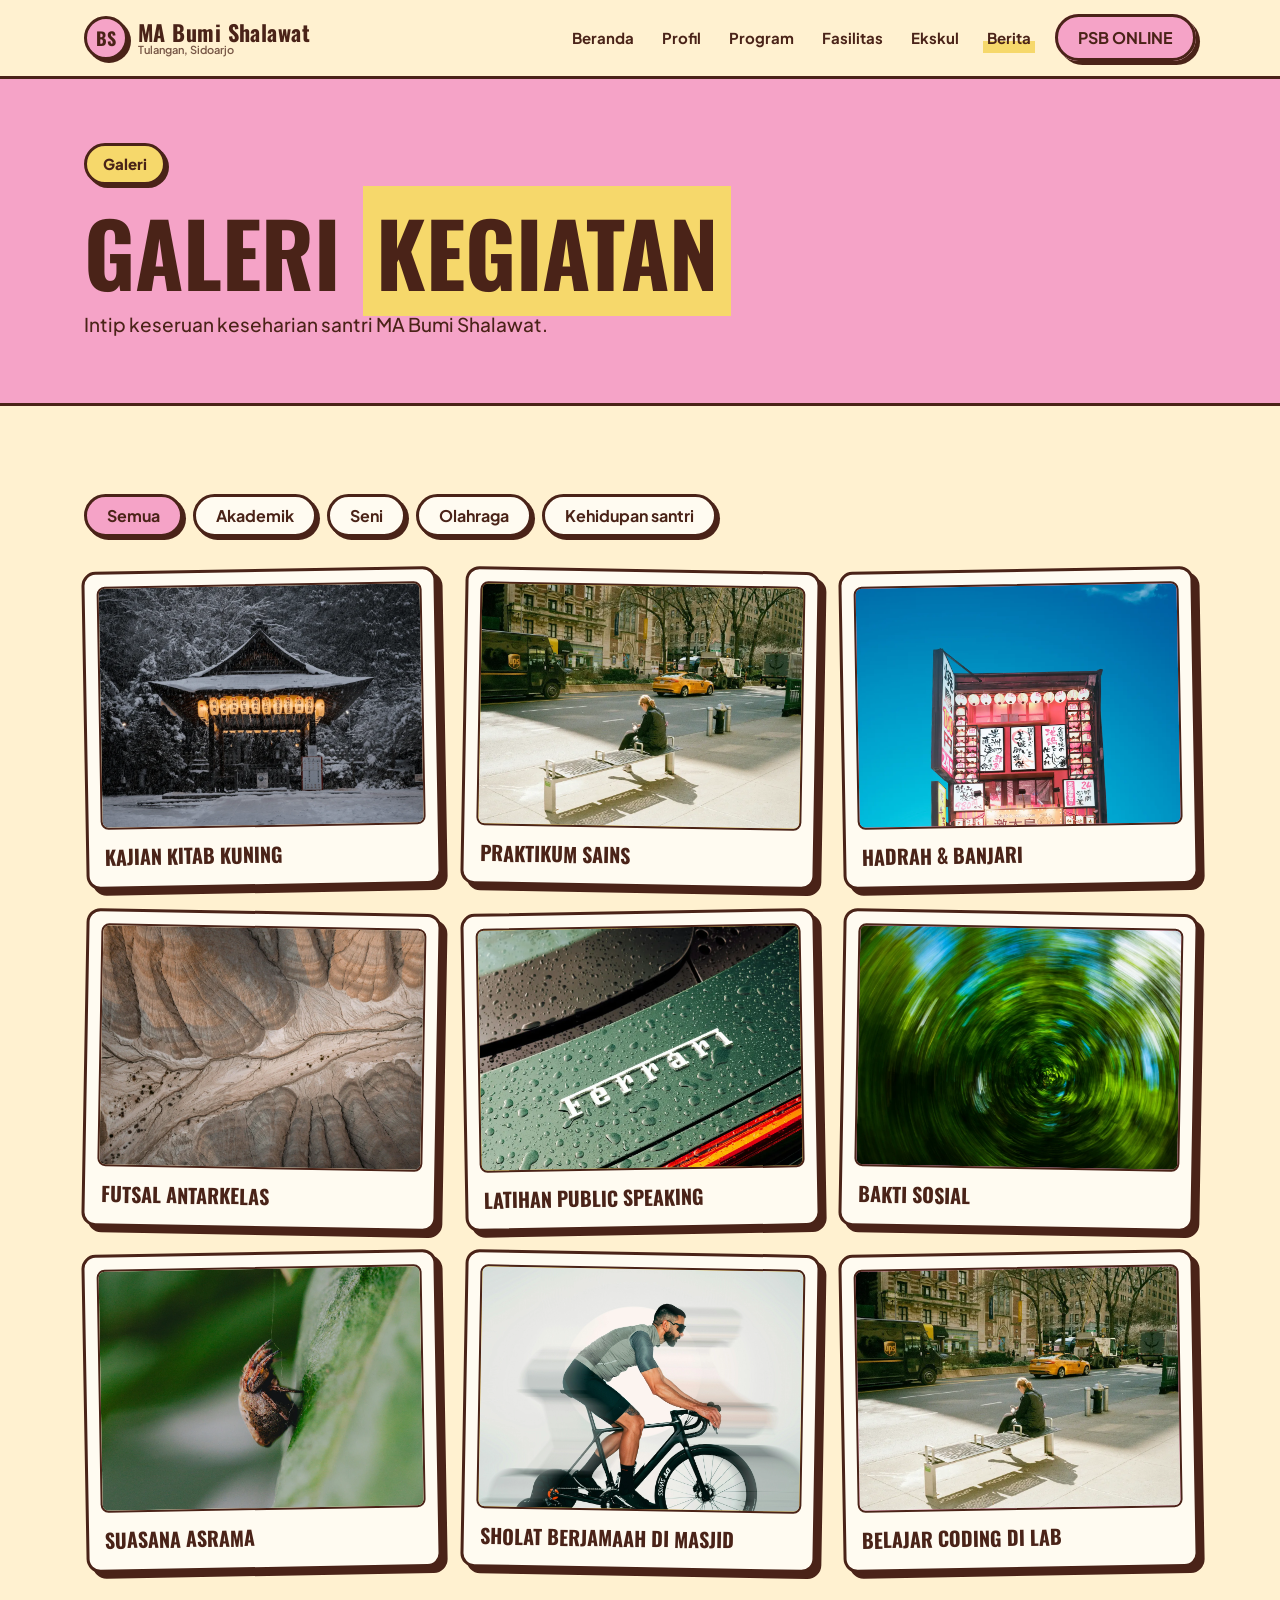
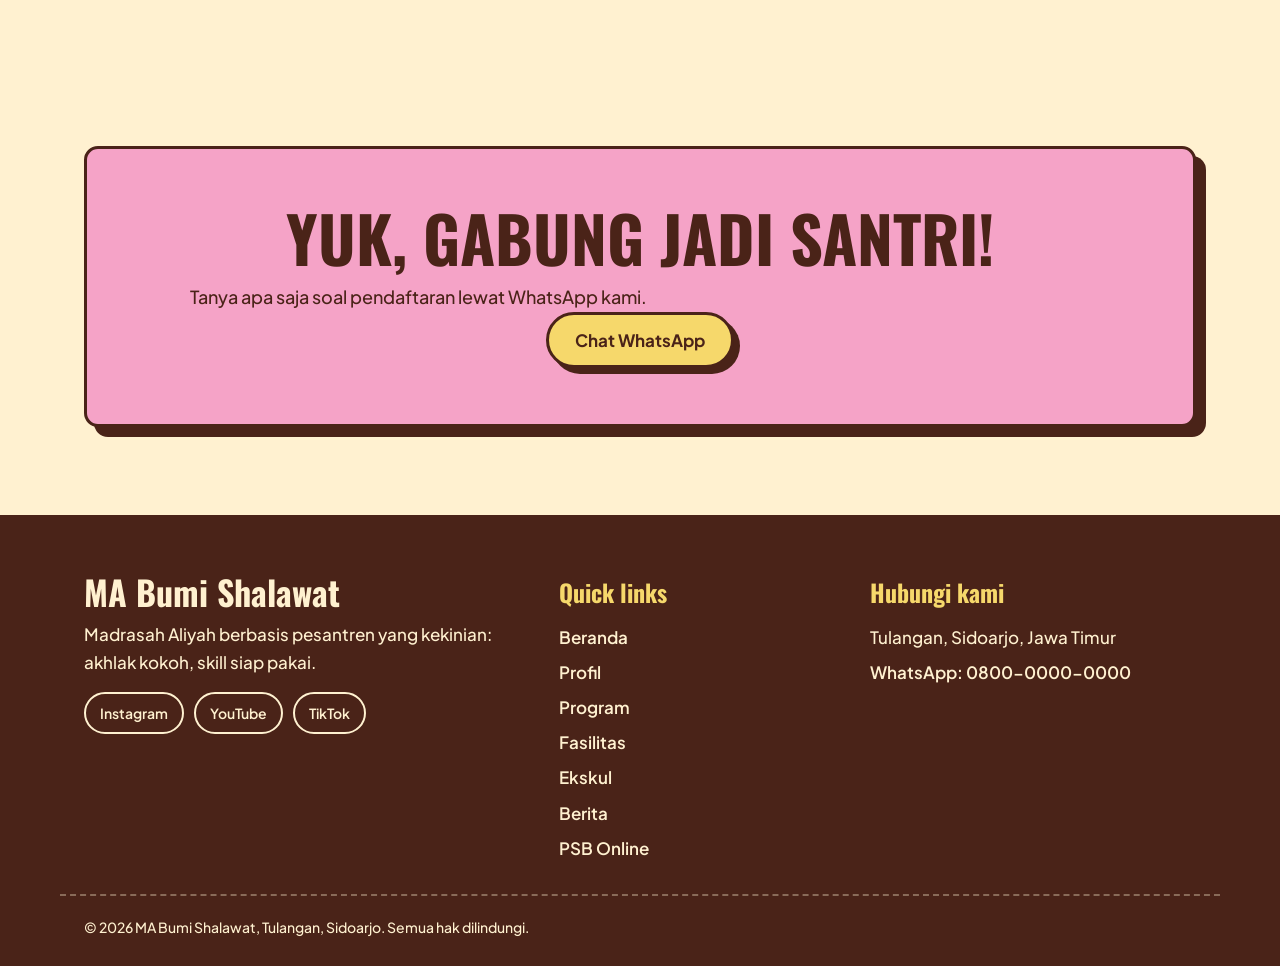
<file: berita.html>
<!doctype html>
<html lang="id">
  <head>
    <meta charset="UTF-8" />
    <meta name="viewport" content="width=device-width, initial-scale=1" />
    <title>Galeri | MA Bumi Shalawat Tulangan Sidoarjo</title>
    <meta name="description" content="Galeri foto kegiatan MA Bumi Shalawat: kajian, riset, seni, olahraga, dan keseharian santri." />
    <link rel="preconnect" href="https://fonts.googleapis.com" />
    <link rel="preconnect" href="https://fonts.gstatic.com" crossorigin />
    <link href="https://fonts.googleapis.com/css2?family=Oswald:wght@500;700&family=Plus+Jakarta+Sans:wght@500;700;800&display=swap" rel="stylesheet" />
    <link rel="stylesheet" href="assets/css/variables.css" />
    <link rel="stylesheet" href="assets/css/navbar.css" />
    <link rel="stylesheet" href="assets/css/footer.css" />
    <link rel="stylesheet" href="assets/css/style.css" />
    <link rel="stylesheet" href="assets/css/responsive.css" />
  </head>
  <body>
    <div id="navbar-placeholder"></div>
    <main>
      <section class="page-header">
        <div class="container">
          <span class="badge">Galeri</span>
          <h1>Galeri <span class="mark">kegiatan</span></h1>
          <p>Intip keseruan keseharian santri MA Bumi Shalawat.</p>
        </div>
      </section>
      <section class="section">
        <div class="container">
          <div class="filters" role="group" aria-label="Filter kategori foto">
            <button type="button" class="filter-btn is-active" data-filter="all" aria-pressed="true">Semua</button><button type="button" class="filter-btn" data-filter="akademik" aria-pressed="false">Akademik</button
            ><button type="button" class="filter-btn" data-filter="seni" aria-pressed="false">Seni</button><button type="button" class="filter-btn" data-filter="olahraga" aria-pressed="false">Olahraga</button
            ><button type="button" class="filter-btn" data-filter="santri" aria-pressed="false">Kehidupan santri</button>
          </div>
          <div class="grid grid-3" id="galeri-grid">
            <div class="shot" data-cat="akademik">
              <div class="shot-img">
                <!-- Foto asli? Ganti nama file di src, contoh: assets/img/foto-kamu.jpg -->
                <img src="assets/img/5.webp" alt="Ilustrasi Kajian kitab kuning" loading="lazy" />
              </div>
              <p class="shot-caption">Kajian kitab kuning</p>
            </div>
            <div class="shot shot--y" data-cat="akademik">
              <div class="shot-img">
                <!-- Foto asli? Ganti nama file di src, contoh: assets/img/foto-kamu.jpg -->
                <img src="assets/img/1.webp" alt="Ilustrasi Praktikum sains" loading="lazy" />
              </div>
              <p class="shot-caption">Praktikum sains</p>
            </div>
            <div class="shot shot--p" data-cat="seni">
              <div class="shot-img">
                <!-- Foto asli? Ganti nama file di src, contoh: assets/img/foto-kamu.jpg -->
                <img src="assets/img/2.webp" alt="Ilustrasi Hadrah &amp; banjari" loading="lazy" />
              </div>
              <p class="shot-caption">Hadrah &amp; banjari</p>
            </div>
            <div class="shot" data-cat="olahraga">
              <div class="shot-img">
                <!-- Foto asli? Ganti nama file di src, contoh: assets/img/foto-kamu.jpg -->
                <img src="assets/img/7.webp" alt="Ilustrasi Futsal antarkelas" loading="lazy" />
              </div>
              <p class="shot-caption">Futsal antarkelas</p>
            </div>
            <div class="shot shot--y" data-cat="akademik">
              <div class="shot-img">
                <!-- Foto asli? Ganti nama file di src, contoh: assets/img/foto-kamu.jpg -->
                <img src="assets/img/6.webp" alt="Ilustrasi Latihan public speaking" loading="lazy" />
              </div>
              <p class="shot-caption">Latihan public speaking</p>
            </div>
            <div class="shot shot--p" data-cat="santri">
              <div class="shot-img">
                <!-- Foto asli? Ganti nama file di src, contoh: assets/img/foto-kamu.jpg -->
                <img src="assets/img/8.webp" alt="Ilustrasi Bakti sosial" loading="lazy" />
              </div>
              <p class="shot-caption">Bakti sosial</p>
            </div>
            <div class="shot" data-cat="santri">
              <div class="shot-img">
                <!-- Foto asli? Ganti nama file di src, contoh: assets/img/foto-kamu.jpg -->
                <img src="assets/img/9.webp" alt="Ilustrasi Suasana asrama" loading="lazy" />
              </div>
              <p class="shot-caption">Suasana asrama</p>
            </div>
            <div class="shot shot--y" data-cat="santri">
              <div class="shot-img">
                <!-- Foto asli? Ganti nama file di src, contoh: assets/img/foto-kamu.jpg -->
                <img src="assets/img/10.webp" alt="Ilustrasi Sholat berjamaah di masjid" loading="lazy" />
              </div>
              <p class="shot-caption">Sholat berjamaah di masjid</p>
            </div>
            <div class="shot shot--p" data-cat="akademik">
              <div class="shot-img">
                <!-- Foto asli? Ganti nama file di src, contoh: assets/img/foto-kamu.jpg -->
                <img src="assets/img/1.webp" alt="Ilustrasi Belajar coding di lab" loading="lazy" />
              </div>
              <p class="shot-caption">Belajar coding di lab</p>
            </div>
          </div>
        </div>
      </section>
      <section class="section">
        <div class="container">
          <div class="card cta-card">
            <h2>Yuk, gabung jadi santri!</h2>
            <p>Tanya apa saja soal pendaftaran lewat WhatsApp kami.</p>
            <a class="btn" href="https://wa.me/6280000000000" target="_blank" rel="noopener">Chat WhatsApp</a>
          </div>
        </div>
      </section>
    </main>
    <div id="footer-placeholder"></div>
    <script src="assets/js/loader.js"></script>
  </body>
</html>
</file>
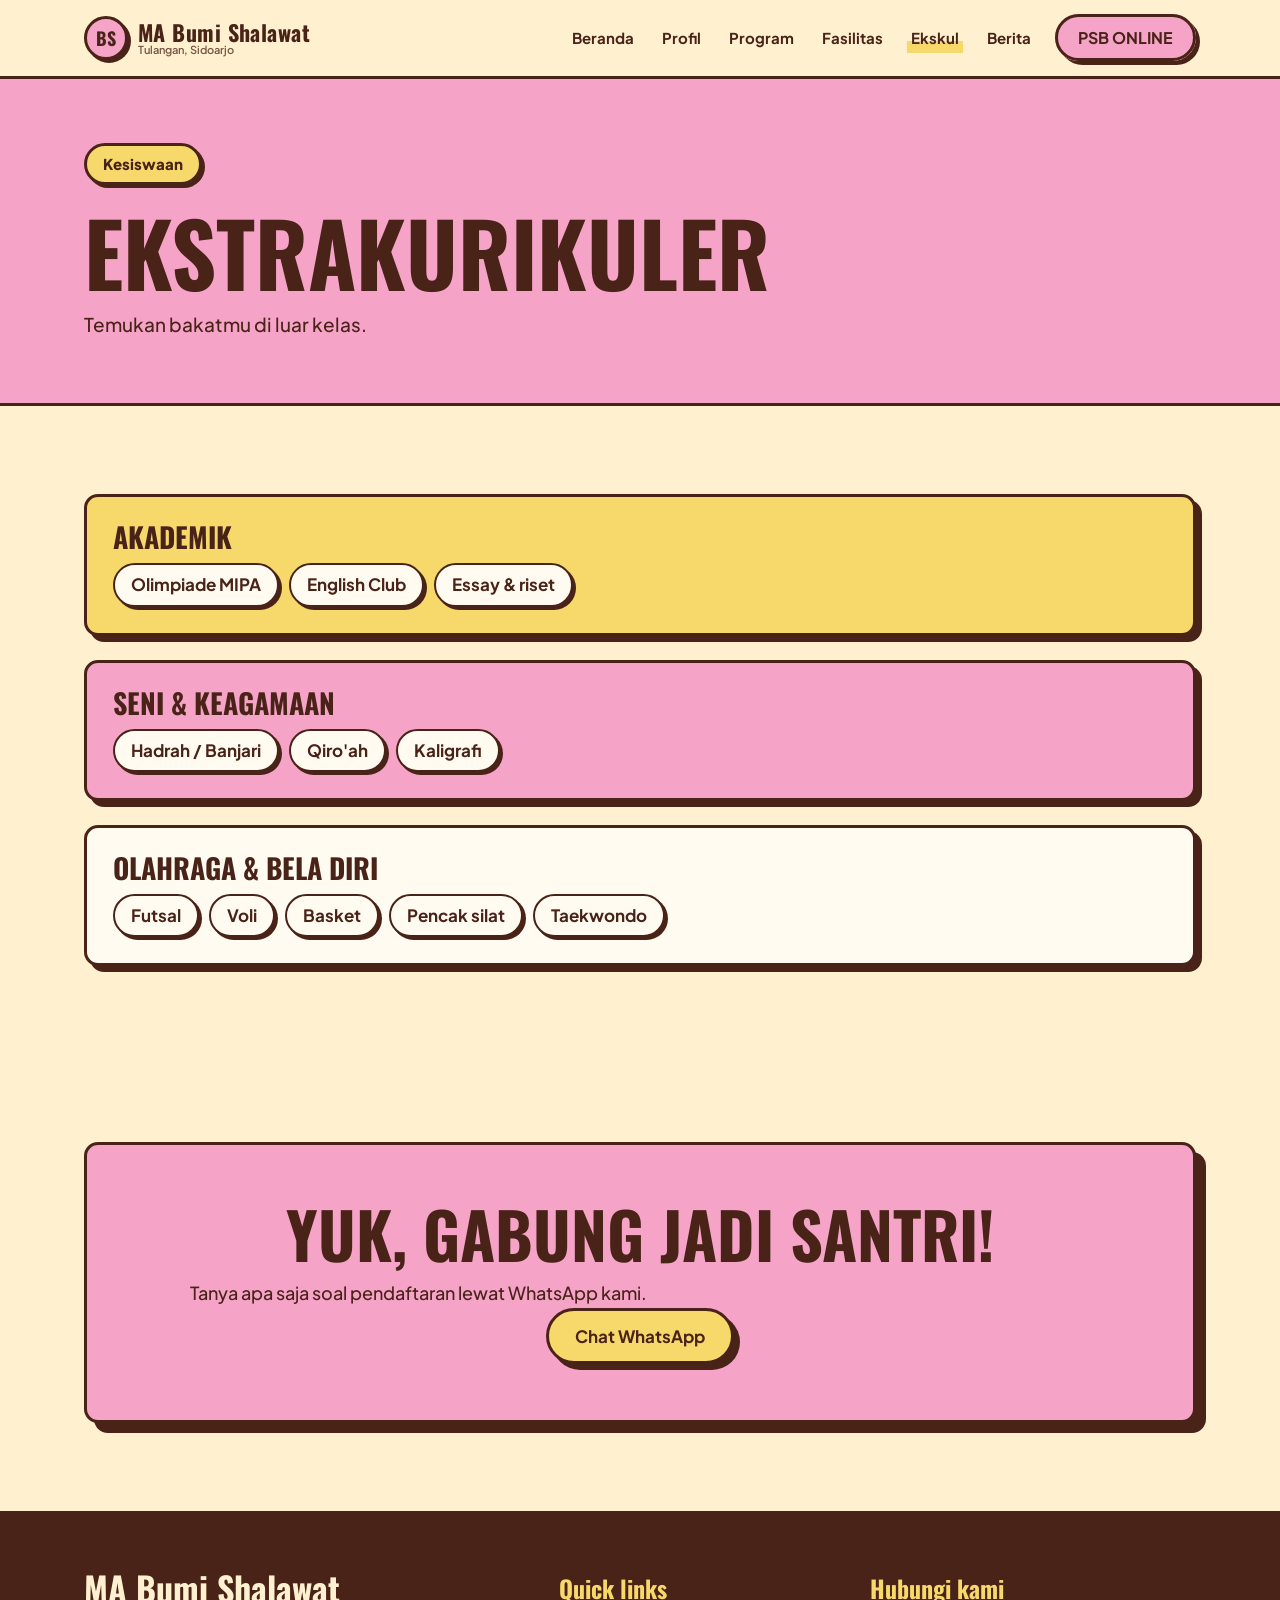
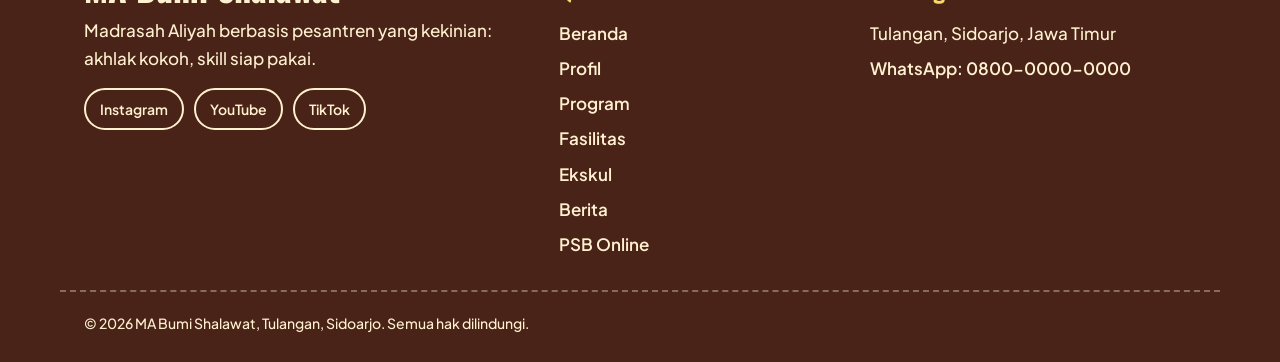
<file: ekskul.html>
<!doctype html>
<html lang="id">
  <head>
    <meta charset="UTF-8" />
    <meta name="viewport" content="width=device-width, initial-scale=1" />
    <title>Ekstrakurikuler | MA Bumi Shalawat Tulangan Sidoarjo</title>
    <meta name="description" content="Ekstrakurikuler MA Bumi Shalawat: akademik, seni keagamaan, olahraga, dan bela diri." />
    <link rel="preconnect" href="https://fonts.googleapis.com" />
    <link rel="preconnect" href="https://fonts.gstatic.com" crossorigin />
    <link href="https://fonts.googleapis.com/css2?family=Oswald:wght@500;700&family=Plus+Jakarta+Sans:wght@500;700;800&display=swap" rel="stylesheet" />
    <link rel="stylesheet" href="assets/css/variables.css" />
    <link rel="stylesheet" href="assets/css/navbar.css" />
    <link rel="stylesheet" href="assets/css/footer.css" />
    <link rel="stylesheet" href="assets/css/style.css" />
    <link rel="stylesheet" href="assets/css/responsive.css" />
  </head>
  <body>
    <div id="navbar-placeholder"></div>
    <main>
      <section class="page-header">
        <div class="container">
          <span class="badge">Kesiswaan</span>
          <h1>Ekstrakurikuler</h1>
          <p>Temukan bakatmu di luar kelas.</p>
        </div>
      </section>
      <section class="section">
        <div class="container">
          <div class="grid grid-1">
            <article class="card card--y">
              <h3>Akademik</h3>
              <div class="chips"><span class="chip">Olimpiade MIPA</span><span class="chip">English Club</span><span class="chip">Essay &amp; riset</span></div>
            </article>
            <article class="card card--p">
              <h3>Seni &amp; keagamaan</h3>
              <div class="chips"><span class="chip">Hadrah / Banjari</span><span class="chip">Qiro'ah</span><span class="chip">Kaligrafi</span></div>
            </article>
            <article class="card">
              <h3>Olahraga &amp; bela diri</h3>
              <div class="chips"><span class="chip">Futsal</span><span class="chip">Voli</span><span class="chip">Basket</span><span class="chip">Pencak silat</span><span class="chip">Taekwondo</span></div>
            </article>
          </div>
        </div>
      </section>
      <section class="section">
        <div class="container">
          <div class="card cta-card">
            <h2>Yuk, gabung jadi santri!</h2>
            <p>Tanya apa saja soal pendaftaran lewat WhatsApp kami.</p>
            <a class="btn" href="https://wa.me/6280000000000" target="_blank" rel="noopener">Chat WhatsApp</a>
          </div>
        </div>
      </section>
    </main>
    <div id="footer-placeholder"></div>
    <script src="assets/js/loader.js"></script>
  </body>
</html>
</file>
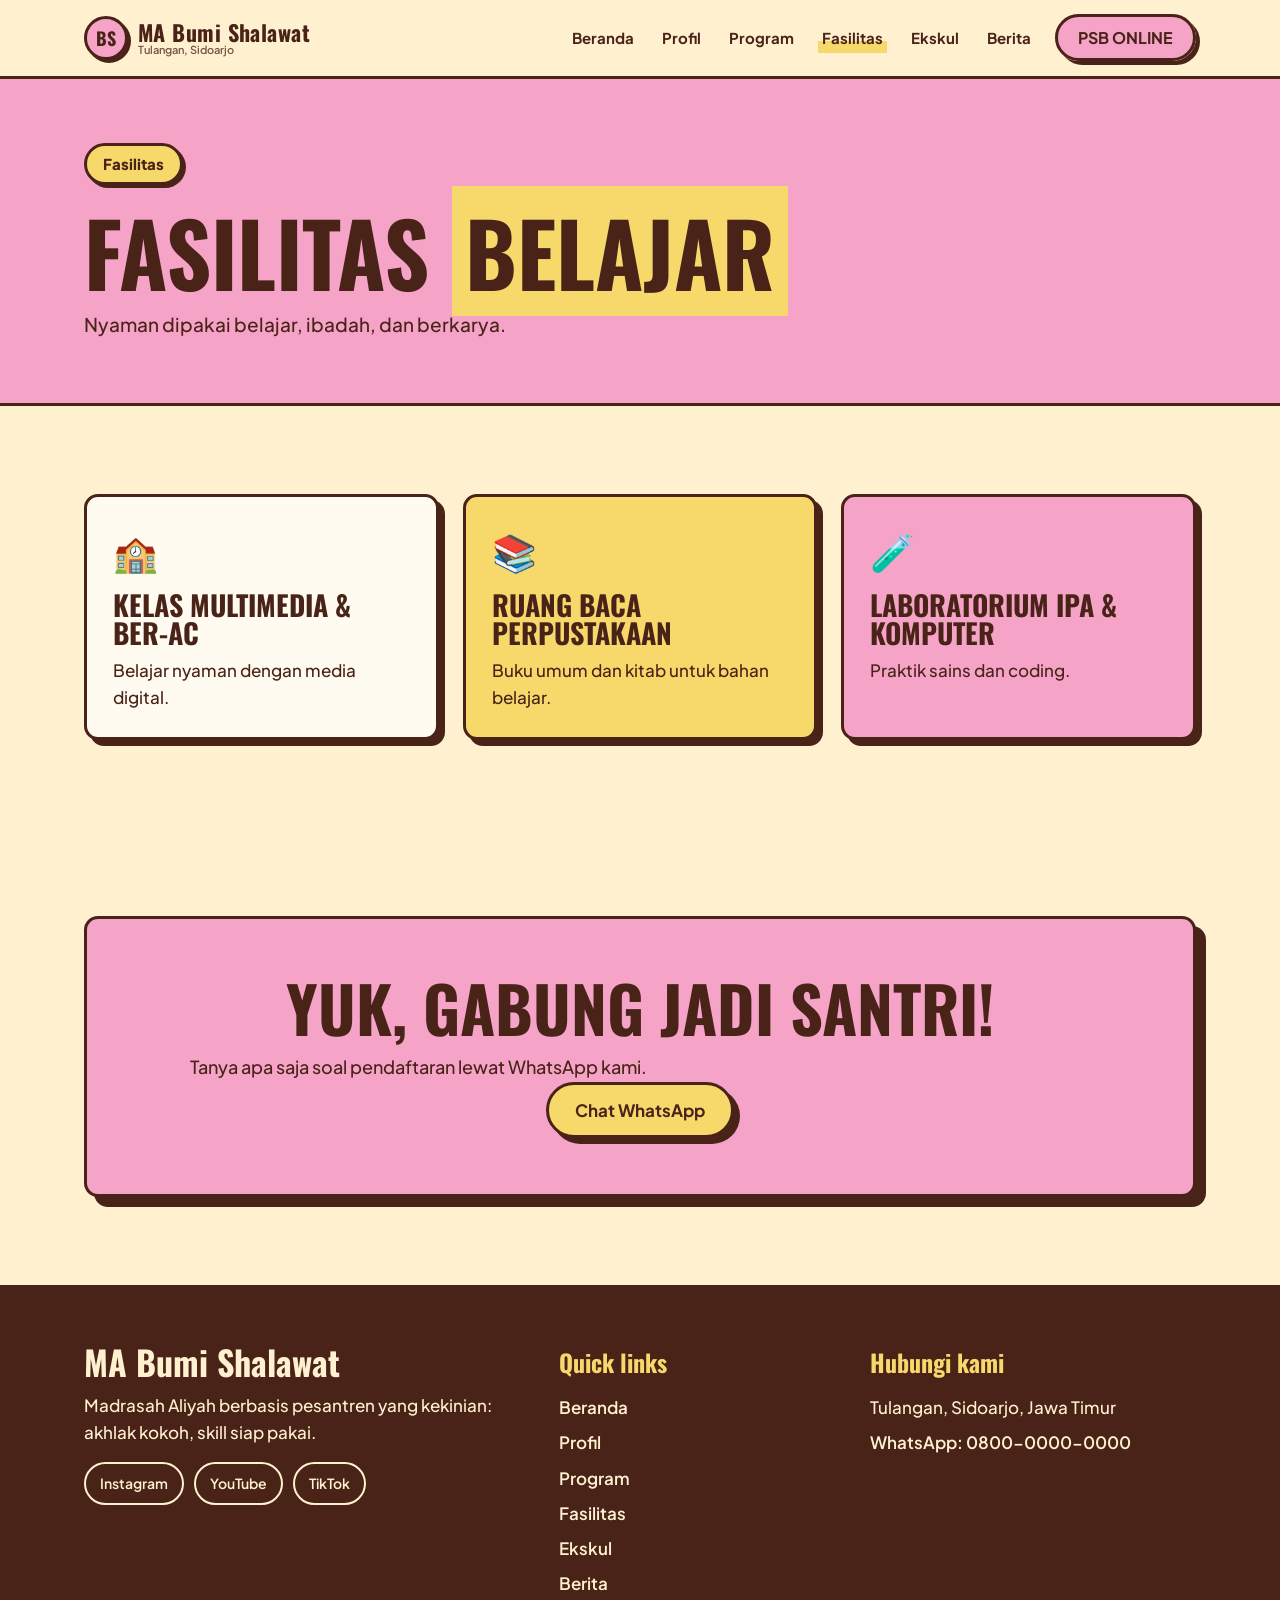
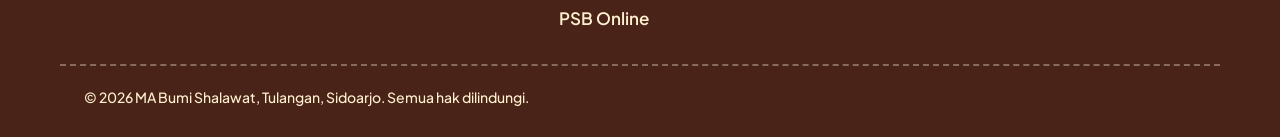
<file: fasilitas.html>
<!doctype html>
<html lang="id">
  <head>
    <meta charset="UTF-8" />
    <meta name="viewport" content="width=device-width, initial-scale=1" />
    <title>Fasilitas | MA Bumi Shalawat Tulangan Sidoarjo</title>
    <meta name="description" content="Fasilitas belajar MA Bumi Shalawat: kelas multimedia, perpustakaan, laboratorium, asrama, dan masjid." />
    <link rel="preconnect" href="https://fonts.googleapis.com" />
    <link rel="preconnect" href="https://fonts.gstatic.com" crossorigin />
    <link href="https://fonts.googleapis.com/css2?family=Oswald:wght@500;700&family=Plus+Jakarta+Sans:wght@500;700;800&display=swap" rel="stylesheet" />
    <link rel="stylesheet" href="assets/css/variables.css" />
    <link rel="stylesheet" href="assets/css/navbar.css" />
    <link rel="stylesheet" href="assets/css/footer.css" />
    <link rel="stylesheet" href="assets/css/style.css" />
    <link rel="stylesheet" href="assets/css/responsive.css" />
  </head>
  <body>
    <div id="navbar-placeholder"></div>
    <main>
      <section class="page-header">
        <div class="container">
          <span class="badge">Fasilitas</span>
          <h1>Fasilitas <span class="mark">belajar</span></h1>
          <p>Nyaman dipakai belajar, ibadah, dan berkarya.</p>
        </div>
      </section>
      <section class="section">
        <div class="container">
          <div class="grid grid-3">
            <article class="card">
              <span class="icon" aria-hidden="true">🏫</span>
              <h3>Kelas multimedia &amp; ber-AC</h3>
              <p>Belajar nyaman dengan media digital.</p>
            </article>
            <article class="card card--y">
              <span class="icon" aria-hidden="true">📚</span>
              <h3>Ruang baca perpustakaan</h3>
              <p>Buku umum dan kitab untuk bahan belajar.</p>
            </article>
            <article class="card card--p">
              <span class="icon" aria-hidden="true">🧪</span>
              <h3>Laboratorium IPA &amp; komputer</h3>
              <p>Praktik sains dan coding.</p>
            </article>
          </div>
        </div>
      </section>
      <section class="section">
        <div class="container">
          <div class="card cta-card">
            <h2>Yuk, gabung jadi santri!</h2>
            <p>Tanya apa saja soal pendaftaran lewat WhatsApp kami.</p>
            <a class="btn" href="https://wa.me/6280000000000" target="_blank" rel="noopener">Chat WhatsApp</a>
          </div>
        </div>
      </section>
    </main>
    <div id="footer-placeholder"></div>
    <script src="assets/js/loader.js"></script>
  </body>
</html>
</file>
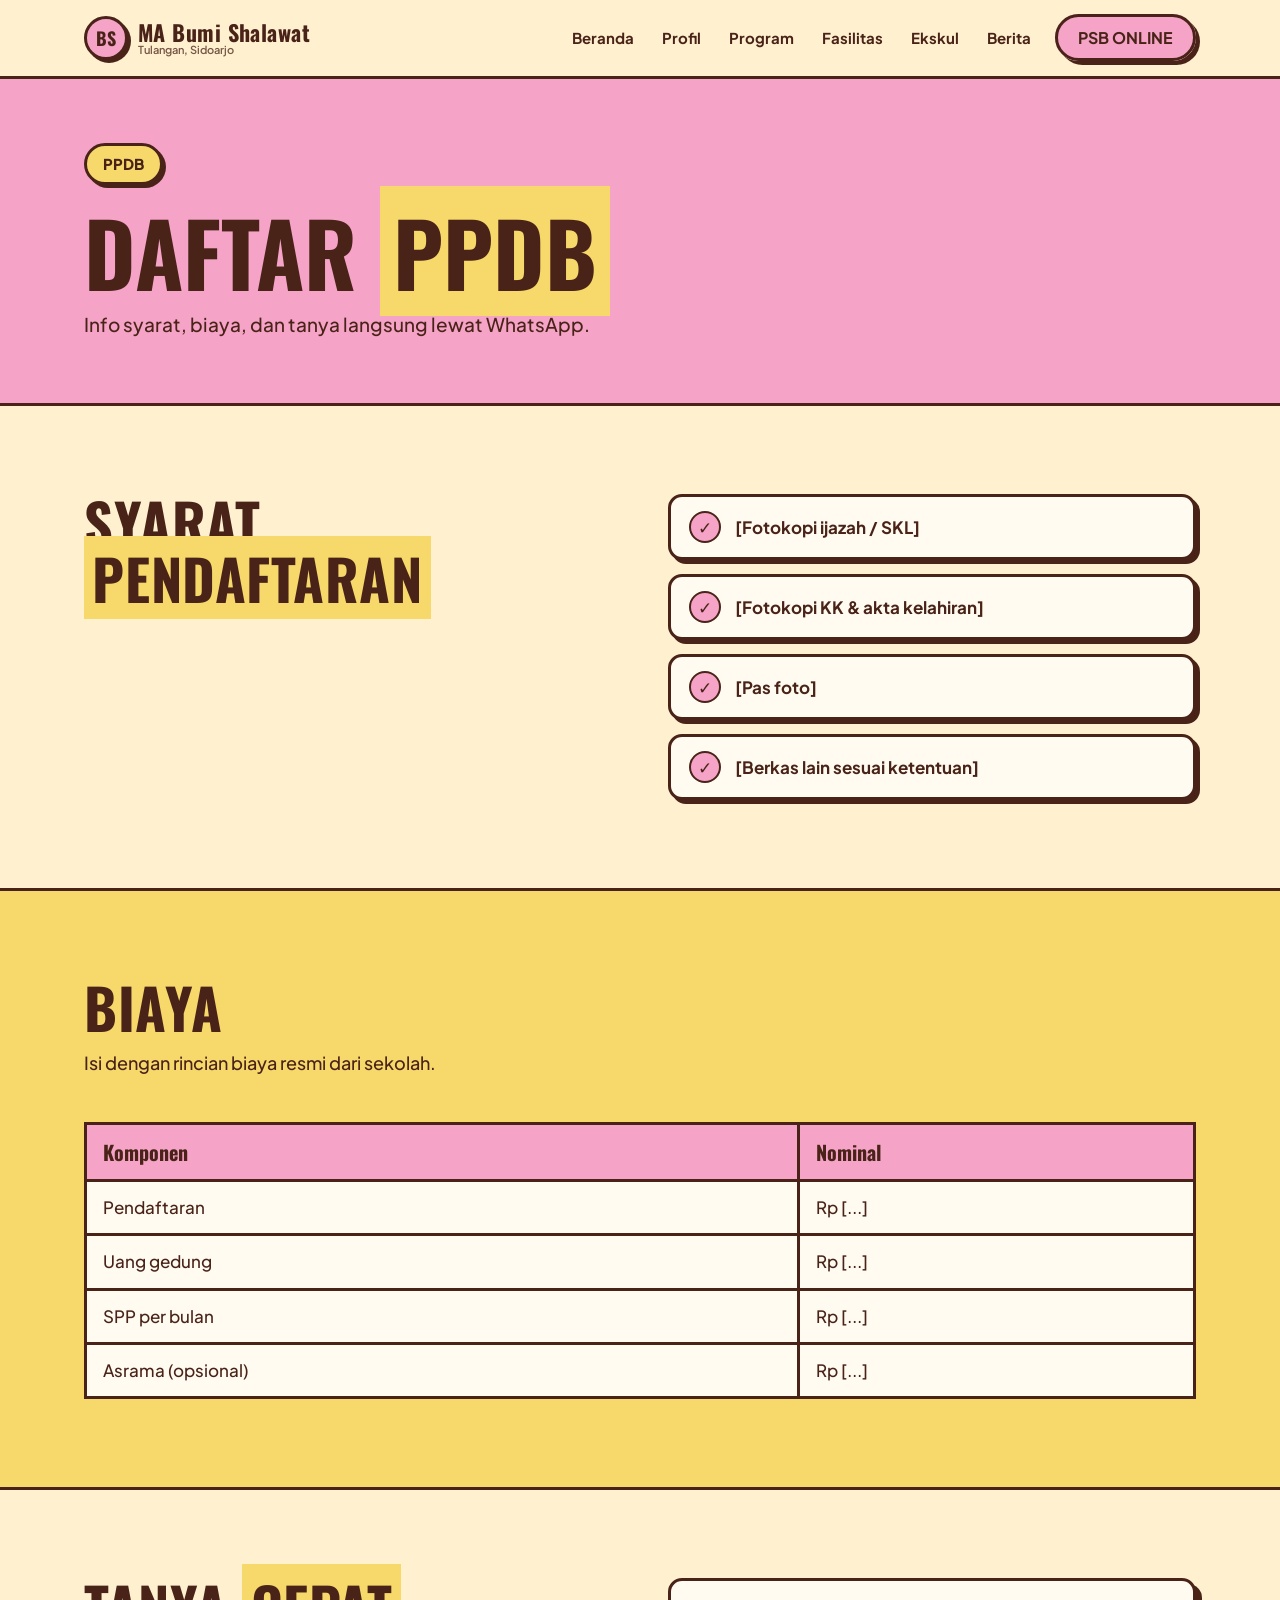
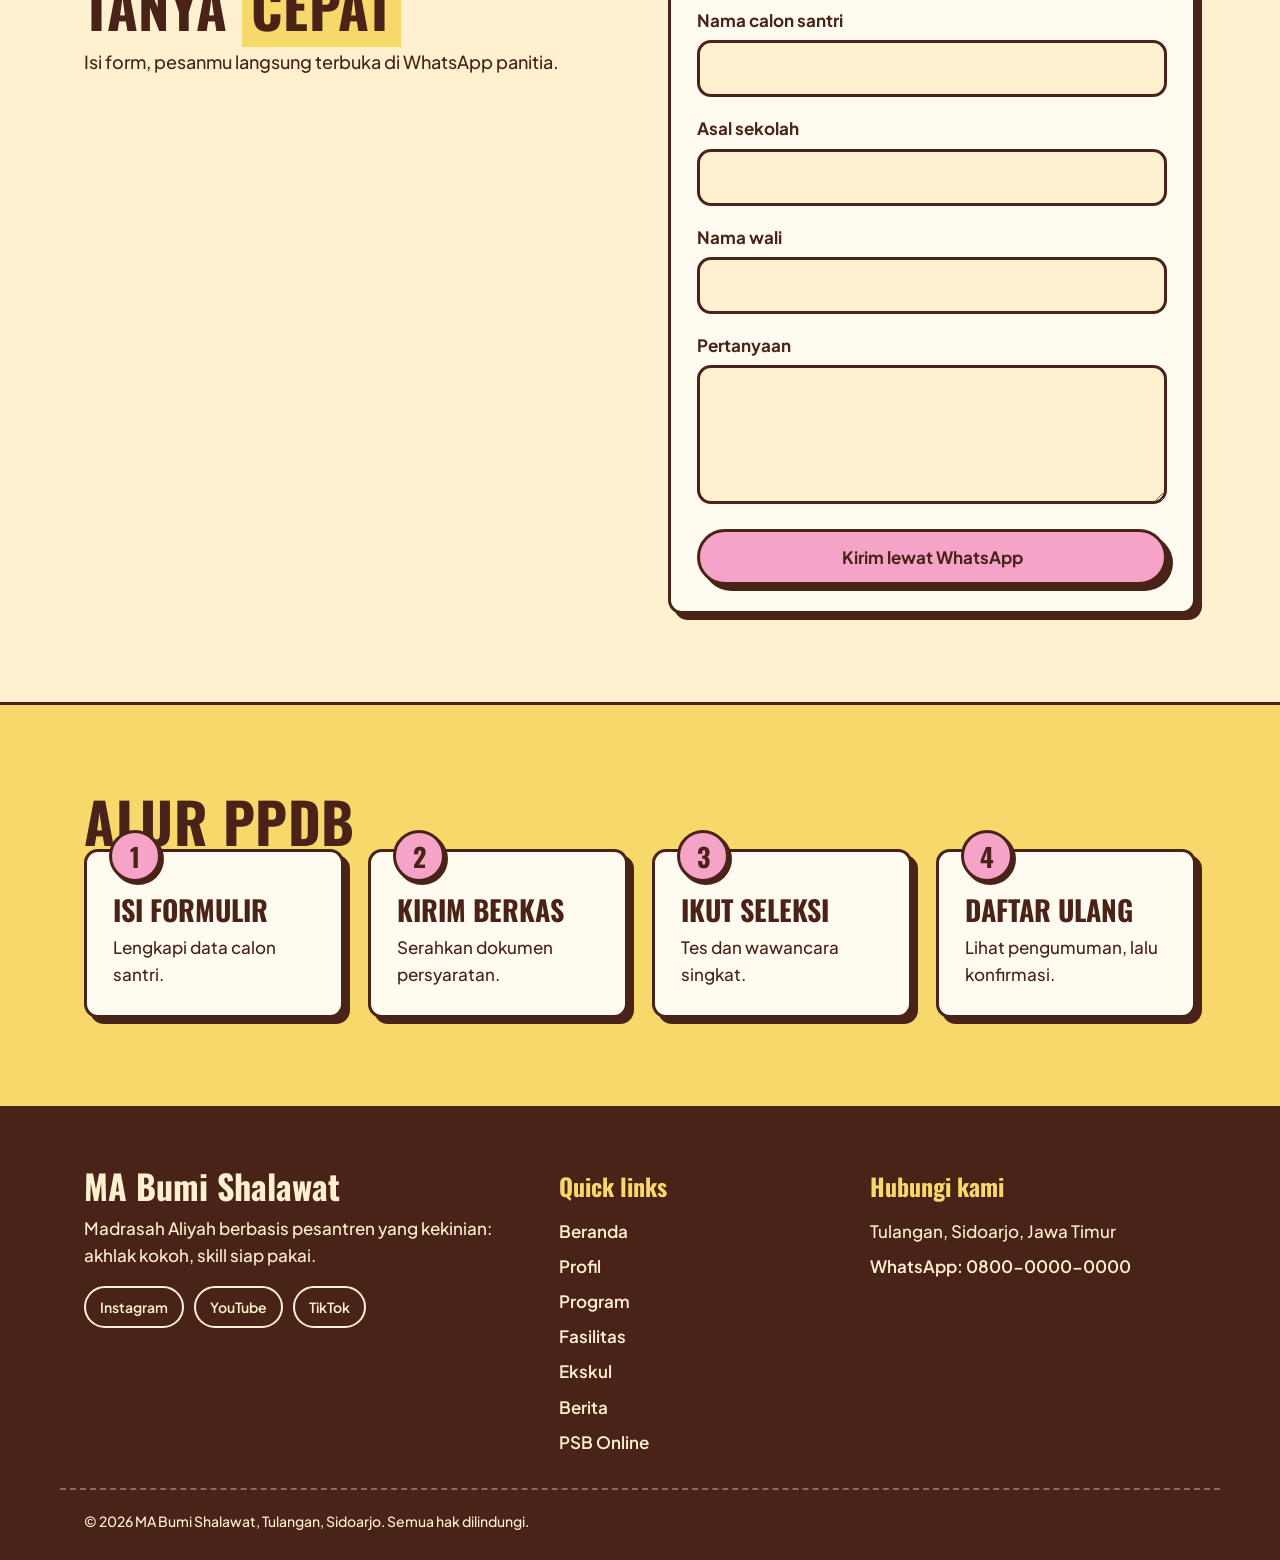
<file: ppdb.html>
<!doctype html>
<html lang="id">
  <head>
    <meta charset="UTF-8" />
    <meta name="viewport" content="width=device-width, initial-scale=1" />
    <title>PPDB | MA Bumi Shalawat Tulangan Sidoarjo</title>
    <meta name="description" content="Syarat, biaya, dan form pendaftaran PPDB MA Bumi Shalawat lewat WhatsApp." />
    <link rel="preconnect" href="https://fonts.googleapis.com" />
    <link rel="preconnect" href="https://fonts.gstatic.com" crossorigin />
    <link href="https://fonts.googleapis.com/css2?family=Oswald:wght@500;700&family=Plus+Jakarta+Sans:wght@500;700;800&display=swap" rel="stylesheet" />
    <link rel="stylesheet" href="assets/css/variables.css" />
    <link rel="stylesheet" href="assets/css/navbar.css" />
    <link rel="stylesheet" href="assets/css/footer.css" />
    <link rel="stylesheet" href="assets/css/style.css" />
    <link rel="stylesheet" href="assets/css/responsive.css" />
  </head>
  <body>
    <div id="navbar-placeholder"></div>
    <main>
      <section class="page-header">
        <div class="container">
          <span class="badge">PPDB</span>
          <h1>Daftar <span class="mark">PPDB</span></h1>
          <p>Info syarat, biaya, dan tanya langsung lewat WhatsApp.</p>
        </div>
      </section>
      <section class="section">
        <div class="container">
          <div class="about-grid">
            <div>
              <h2 class="section-title">Syarat <span class="mark">pendaftaran</span></h2>
            </div>
            <ul class="checklist">
              <li>[Fotokopi ijazah / SKL]</li>
              <li>[Fotokopi KK &amp; akta kelahiran]</li>
              <li>[Pas foto]</li>
              <li>[Berkas lain sesuai ketentuan]</li>
            </ul>
          </div>
        </div>
      </section>
      <section class="section band">
        <div class="container">
          <h2 class="section-title">Biaya</h2>
          <p class="section-sub">Isi dengan rincian biaya resmi dari sekolah.</p>
          <div class="table-wrap">
            <table class="price-table">
              <thead>
                <tr>
                  <th>Komponen</th>
                  <th>Nominal</th>
                </tr>
              </thead>
              <tbody>
                <tr>
                  <td>Pendaftaran</td>
                  <td>Rp [...]</td>
                </tr>
                <tr>
                  <td>Uang gedung</td>
                  <td>Rp [...]</td>
                </tr>
                <tr>
                  <td>SPP per bulan</td>
                  <td>Rp [...]</td>
                </tr>
                <tr>
                  <td>Asrama (opsional)</td>
                  <td>Rp [...]</td>
                </tr>
              </tbody>
            </table>
          </div>
        </div>
      </section>
      <section class="section">
        <div class="container">
          <div class="about-grid">
            <div>
              <h2 class="section-title">Tanya <span class="mark">cepat</span></h2>
              <p class="section-sub">Isi form, pesanmu langsung terbuka di WhatsApp panitia.</p>
            </div>
            <form class="card form" id="wa-form">
              <label for="nama">Nama calon santri</label><input id="nama" name="nama" required /><label for="asal">Asal sekolah</label><input id="asal" name="asal" required /><label for="wali">Nama wali</label
              ><input id="wali" name="wali" required /><label for="pesan">Pertanyaan</label><textarea id="pesan" name="pesan" rows="4"></textarea><button class="btn btn-pink" type="submit">Kirim lewat WhatsApp</button>
            </form>
          </div>
        </div>
      </section>
      <section class="section band">
        <div class="container">
          <h2 class="section-title">Alur PPDB</h2>
          <ol class="steps">
            <li class="card step">
              <h3>Isi formulir</h3>
              <p>Lengkapi data calon santri.</p>
            </li>
            <li class="card step">
              <h3>Kirim berkas</h3>
              <p>Serahkan dokumen persyaratan.</p>
            </li>
            <li class="card step">
              <h3>Ikut seleksi</h3>
              <p>Tes dan wawancara singkat.</p>
            </li>
            <li class="card step">
              <h3>Daftar ulang</h3>
              <p>Lihat pengumuman, lalu konfirmasi.</p>
            </li>
          </ol>
        </div>
      </section>
    </main>
    <div id="footer-placeholder"></div>
    <script src="assets/js/loader.js"></script>
  </body>
</html>
</file>
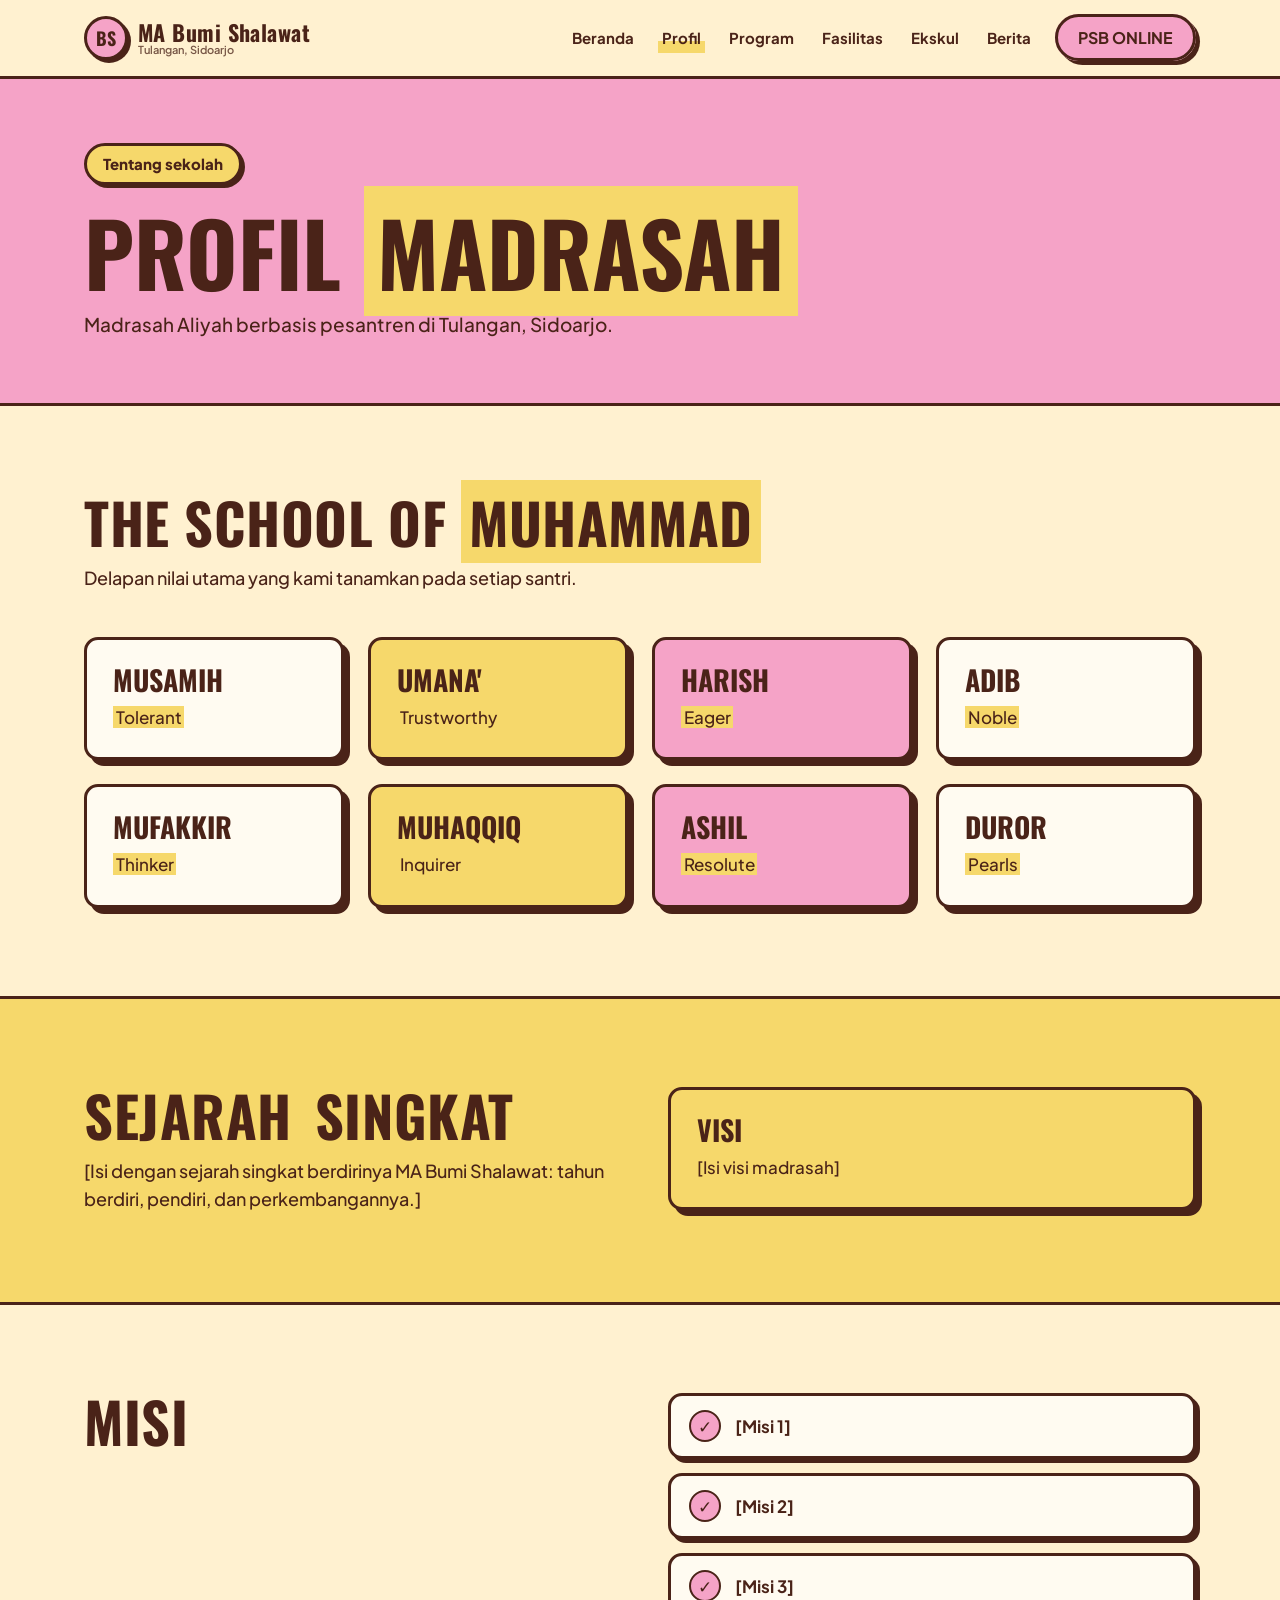
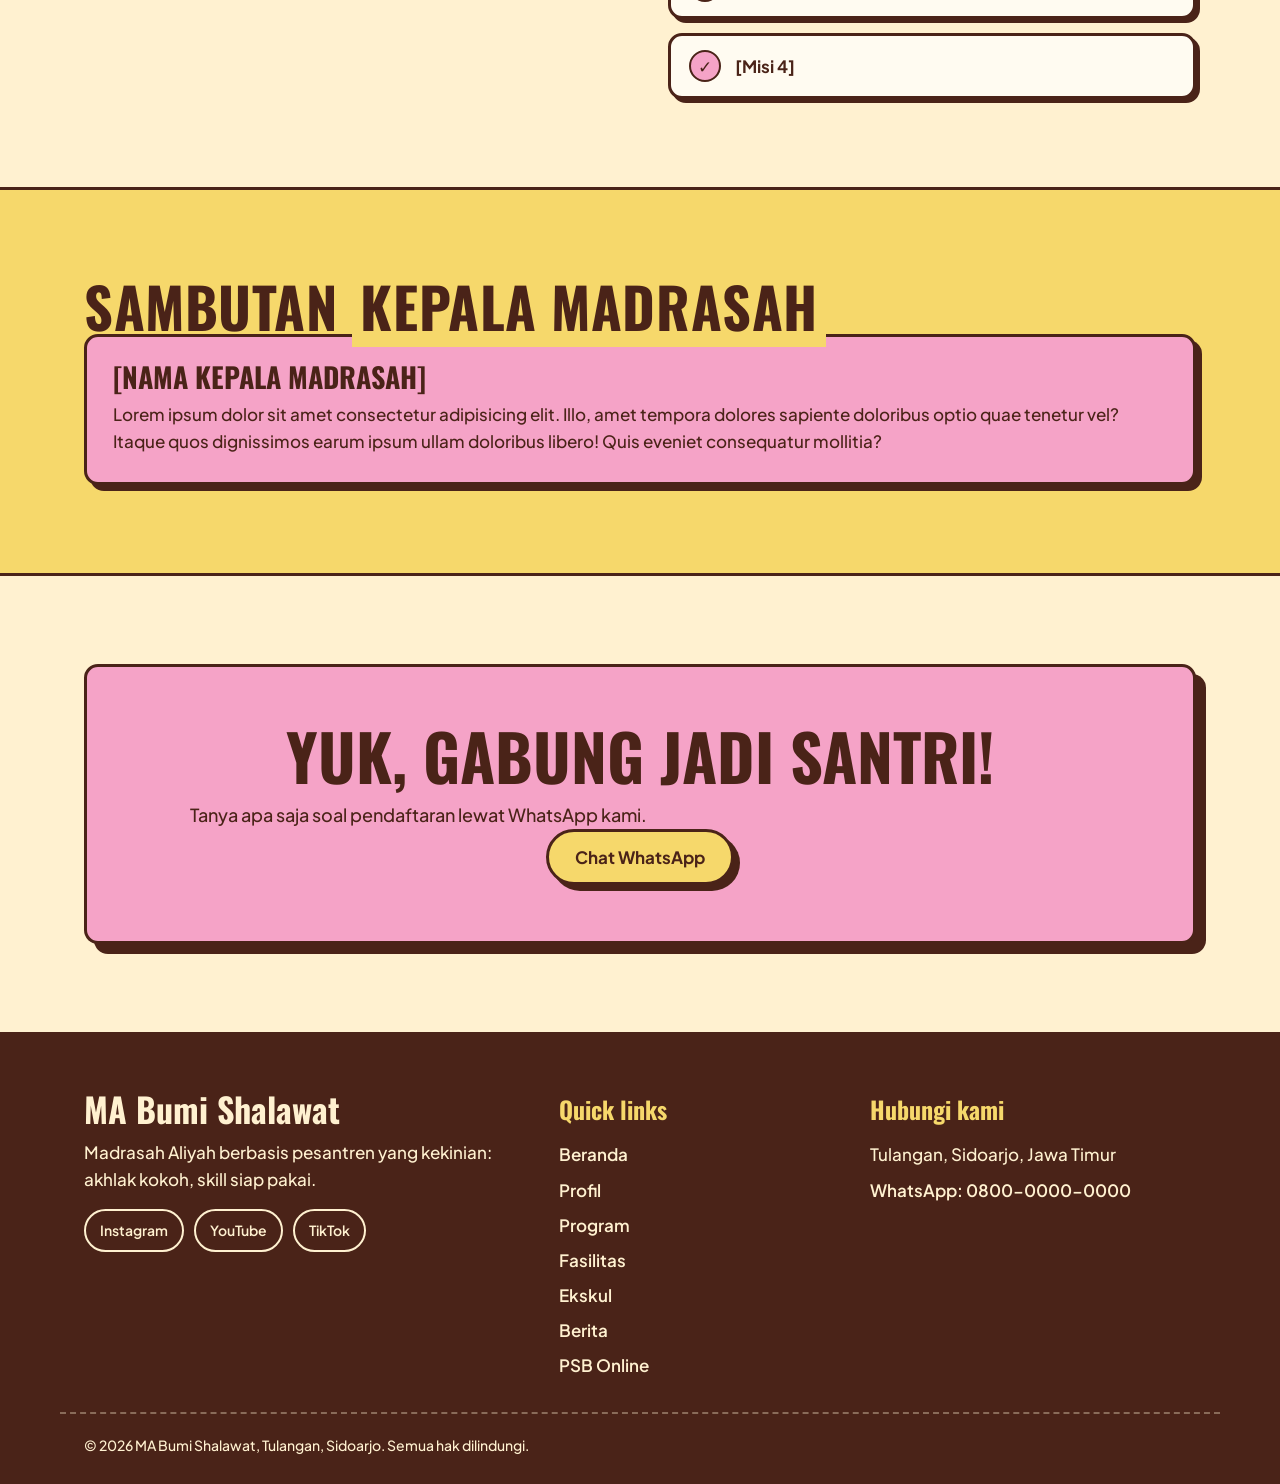
<file: profil.html>
<!doctype html>
<html lang="id">
  <head>
    <meta charset="UTF-8" />
    <meta name="viewport" content="width=device-width, initial-scale=1" />
    <title>Profil | MA Bumi Shalawat Tulangan Sidoarjo</title>
    <meta name="description" content="Profil, nilai The School of MUHAMMAD, visi misi, dan sambutan kepala MA Bumi Shalawat." />
    <link rel="preconnect" href="https://fonts.googleapis.com" />
    <link rel="preconnect" href="https://fonts.gstatic.com" crossorigin />
    <link href="https://fonts.googleapis.com/css2?family=Oswald:wght@500;700&family=Plus+Jakarta+Sans:wght@500;700;800&display=swap" rel="stylesheet" />
    <link rel="stylesheet" href="assets/css/variables.css" />
    <link rel="stylesheet" href="assets/css/navbar.css" />
    <link rel="stylesheet" href="assets/css/footer.css" />
    <link rel="stylesheet" href="assets/css/style.css" />
    <link rel="stylesheet" href="assets/css/responsive.css" />
  </head>
  <body>
    <div id="navbar-placeholder"></div>
    <main>
      <section class="page-header">
        <div class="container">
          <span class="badge">Tentang sekolah</span>
          <h1>Profil <span class="mark">madrasah</span></h1>
          <p>Madrasah Aliyah berbasis pesantren di Tulangan, Sidoarjo.</p>
        </div>
      </section>
      <section class="section">
        <div class="container">
          <h2 class="section-title">The School of <span class="mark">MUHAMMAD</span></h2>
          <p class="section-sub">Delapan nilai utama yang kami tanamkan pada setiap santri.</p>
          <div class="grid grid-4">
            <article class="card">
              <h3>Musamih</h3>
              <p><span class="mark">Tolerant</span></p>
            </article>
            <article class="card card--y">
              <h3>Umana'</h3>
              <p><span class="mark">Trustworthy</span></p>
            </article>
            <article class="card card--p">
              <h3>Harish</h3>
              <p><span class="mark">Eager</span></p>
            </article>
            <article class="card">
              <h3>Adib</h3>
              <p><span class="mark">Noble</span></p>
            </article>
            <article class="card">
              <h3>Mufakkir</h3>
              <p><span class="mark">Thinker</span></p>
            </article>
            <article class="card card--y">
              <h3>Muhaqqiq</h3>
              <p><span class="mark">Inquirer</span></p>
            </article>
            <article class="card card--p">
              <h3>Ashil</h3>
              <p><span class="mark">Resolute</span></p>
            </article>
            <article class="card">
              <h3>Duror</h3>
              <p><span class="mark">Pearls</span></p>
            </article>
          </div>
        </div>
      </section>
      <section class="section band">
        <div class="container">
          <div class="about-grid">
            <div>
              <h2 class="section-title">Sejarah <span class="mark">singkat</span></h2>
              <p class="section-sub" style="margin-bottom: 0">[Isi dengan sejarah singkat berdirinya MA Bumi Shalawat: tahun berdiri, pendiri, dan perkembangannya.]</p>
            </div>
            <article class="card card--y">
              <h3>Visi</h3>
              <p>[Isi visi madrasah]</p>
            </article>
          </div>
        </div>
      </section>
      <section class="section">
        <div class="container">
          <div class="about-grid">
            <div><h2 class="section-title">Misi</h2></div>
            <ul class="checklist">
              <li>[Misi 1]</li>
              <li>[Misi 2]</li>
              <li>[Misi 3]</li>
              <li>[Misi 4]</li>
            </ul>
          </div>
        </div>
      </section>
      <section class="section band">
        <div class="container">
          <h2 class="section-title">Sambutan <span class="mark">Kepala Madrasah</span></h2>
          <article class="card card--p">
            <h3>[Nama Kepala Madrasah]</h3>
            <p>Lorem ipsum dolor sit amet consectetur adipisicing elit. Illo, amet tempora dolores sapiente doloribus optio quae tenetur vel? Itaque quos dignissimos earum ipsum ullam doloribus libero! Quis eveniet consequatur mollitia?</p>
          </article>
        </div>
      </section>
      <section class="section">
        <div class="container">
          <div class="card cta-card">
            <h2>Yuk, gabung jadi santri!</h2>
            <p>Tanya apa saja soal pendaftaran lewat WhatsApp kami.</p>
            <a class="btn" href="https://wa.me/6280000000000" target="_blank" rel="noopener">Chat WhatsApp</a>
          </div>
        </div>
      </section>
    </main>
    <div id="footer-placeholder"></div>
    <script src="assets/js/loader.js"></script>
  </body>
</html>
</file>
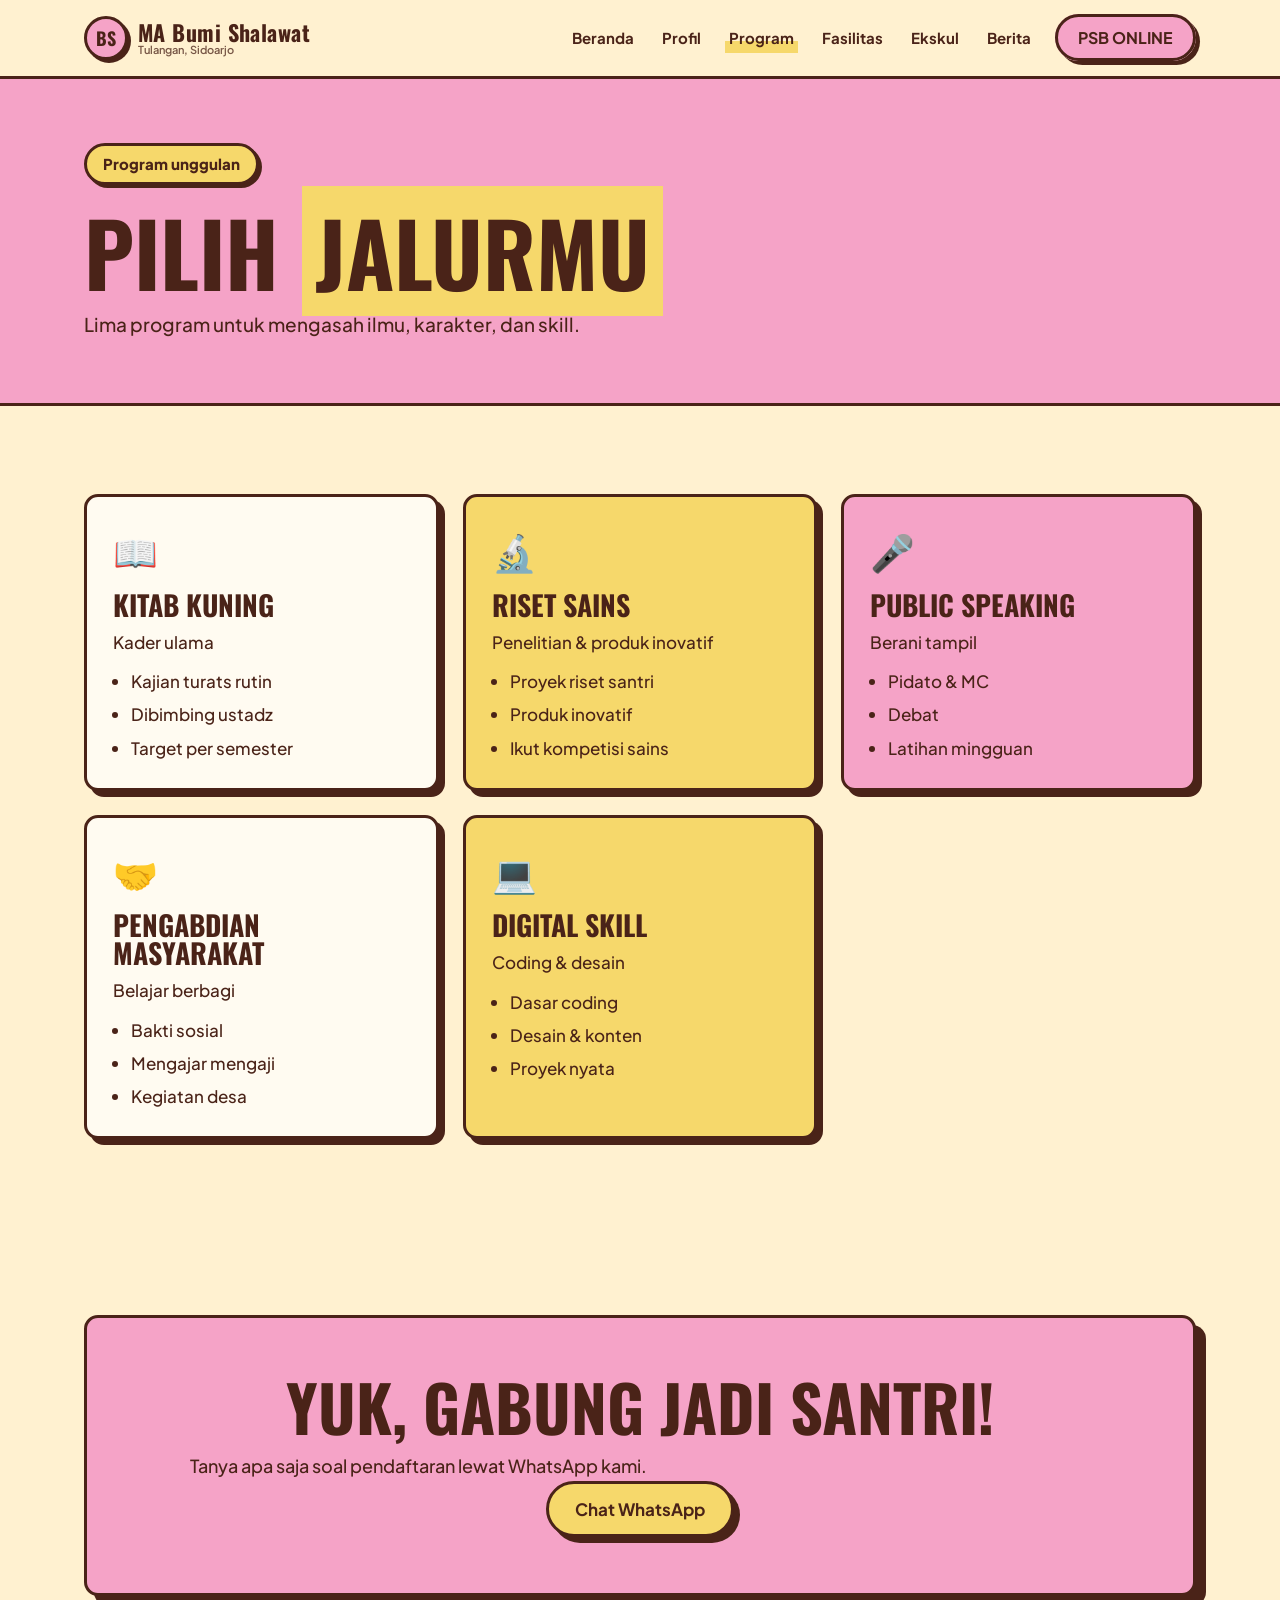
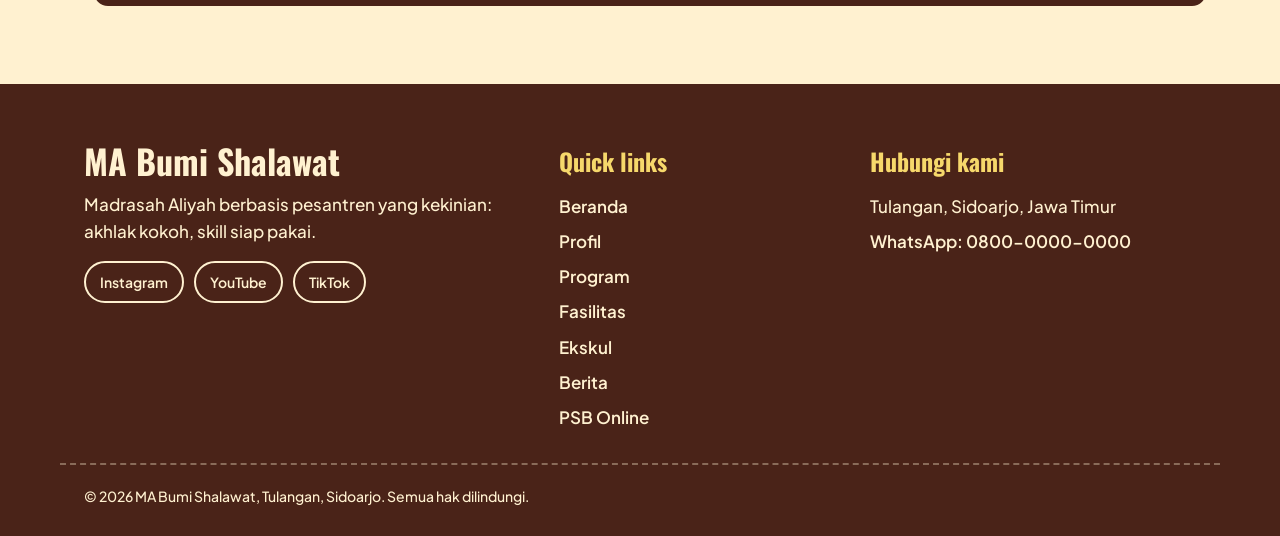
<file: program.html>
<!doctype html>
<html lang="id">
  <head>
    <meta charset="UTF-8" />
    <meta name="viewport" content="width=device-width, initial-scale=1" />
    <title>Program Unggulan | MA Bumi Shalawat Tulangan Sidoarjo</title>
    <meta name="description" content="Program unggulan MA Bumi Shalawat: kitab kuning, riset sains, public speaking, pengabdian, dan digital skill." />
    <link rel="preconnect" href="https://fonts.googleapis.com" />
    <link rel="preconnect" href="https://fonts.gstatic.com" crossorigin />
    <link href="https://fonts.googleapis.com/css2?family=Oswald:wght@500;700&family=Plus+Jakarta+Sans:wght@500;700;800&display=swap" rel="stylesheet" />
    <link rel="stylesheet" href="assets/css/variables.css" />
    <link rel="stylesheet" href="assets/css/navbar.css" />
    <link rel="stylesheet" href="assets/css/footer.css" />
    <link rel="stylesheet" href="assets/css/style.css" />
    <link rel="stylesheet" href="assets/css/responsive.css" />
  </head>
  <body>
    <div id="navbar-placeholder"></div>
    <main>
      <section class="page-header">
        <div class="container">
          <span class="badge">Program unggulan</span>
          <h1>Pilih <span class="mark">jalurmu</span></h1>
          <p>Lima program untuk mengasah ilmu, karakter, dan skill.</p>
        </div>
      </section>
      <section class="section">
        <div class="container">
          <div class="grid grid-3">
            <article class="card">
              <span class="icon" aria-hidden="true">📖</span>
              <h3>Kitab kuning</h3>
              <p>Kader ulama</p>
              <ul>
                <li>Kajian turats rutin</li>
                <li>Dibimbing ustadz</li>
                <li>Target per semester</li>
              </ul>
            </article>
            <article class="card card--y">
              <span class="icon" aria-hidden="true">🔬</span>
              <h3>Riset sains</h3>
              <p>Penelitian & produk inovatif</p>
              <ul>
                <li>Proyek riset santri</li>
                <li>Produk inovatif</li>
                <li>Ikut kompetisi sains</li>
              </ul>
            </article>
            <article class="card card--p">
              <span class="icon" aria-hidden="true">🎤</span>
              <h3>Public speaking</h3>
              <p>Berani tampil</p>
              <ul>
                <li>Pidato &amp; MC</li>
                <li>Debat</li>
                <li>Latihan mingguan</li>
              </ul>
            </article>
            <article class="card">
              <span class="icon" aria-hidden="true">🤝</span>
              <h3>Pengabdian masyarakat</h3>
              <p>Belajar berbagi</p>
              <ul>
                <li>Bakti sosial</li>
                <li>Mengajar mengaji</li>
                <li>Kegiatan desa</li>
              </ul>
            </article>
            <article class="card card--y">
              <span class="icon" aria-hidden="true">💻</span>
              <h3>Digital skill</h3>
              <p>Coding &amp; desain</p>
              <ul>
                <li>Dasar coding</li>
                <li>Desain &amp; konten</li>
                <li>Proyek nyata</li>
              </ul>
            </article>
          </div>
        </div>
      </section>
      <section class="section">
        <div class="container">
          <div class="card cta-card">
            <h2>Yuk, gabung jadi santri!</h2>
            <p>Tanya apa saja soal pendaftaran lewat WhatsApp kami.</p>
            <a class="btn" href="https://wa.me/6280000000000" target="_blank" rel="noopener">Chat WhatsApp</a>
          </div>
        </div>
      </section>
    </main>
    <div id="footer-placeholder"></div>
    <script src="assets/js/loader.js"></script>
  </body>
</html>
</file>
<file: assets/css/variables.css>
/* variables.css — design tokens */
:root {
  --cream: #fff1d0;
  --choco: #4a2318;
  --mustard: #f6d86b;
  --pink: #f5a3c7;
  --white: #fffbf1;

  --font-heading: 'Oswald', 'Arial Narrow', sans-serif;
  --font-body: 'Plus Jakarta Sans', system-ui, sans-serif;

  --border: 3px solid var(--choco);
  --radius: 14px;
  --shadow: 6px 6px 0 var(--choco);
  --shadow-sm: 4px 4px 0 var(--choco);
  --shadow-hover: 2px 2px 0 var(--choco);

  --container: 1160px;
  --nav-h: 76px;
}
</file>
<file: assets/css/navbar.css>
/* navbar.css — desktop navbar */
.navbar {
  position: sticky; top: 0; z-index: 100;
  background: var(--cream);
  border-bottom: var(--border);
}
.nav-inner {
  max-width: var(--container); margin: 0 auto; padding: 0 24px;
  height: var(--nav-h);
  display: flex; align-items: center; justify-content: space-between; gap: 24px;
}
.nav-logo { display: flex; align-items: center; gap: 10px; text-decoration: none; color: var(--choco); }
.nav-logo-mark {
  width: 44px; height: 44px; display: grid; place-items: center;
  background: var(--pink); border: var(--border); border-radius: 50%;
  box-shadow: 3px 3px 0 var(--choco);
  font: 700 18px var(--font-heading);
}
.nav-logo-text { font: 700 22px/1 var(--font-heading); letter-spacing: .02em; }
.nav-logo-text small { display: block; font: 600 11px var(--font-body); letter-spacing: 0; opacity: .75; }

.nav-menu { display: flex; align-items: center; gap: 20px; list-style: none; margin: 0; padding: 0; }
.nav-menu a.nav-link {
  color: var(--choco); text-decoration: none; font-weight: 700; font-size: 15px;
  padding: 6px 4px; background: linear-gradient(var(--mustard), var(--mustard)) 0 100% / 0 40% no-repeat;
  transition: background-size .2s;
}
.nav-menu a.nav-link:hover { background-size: 100% 40%; }

.nav-cta {
  background: var(--pink); color: var(--choco); text-decoration: none;
  font: 700 16px var(--font-body); padding: 10px 20px;
  border: var(--border); border-radius: 999px; box-shadow: var(--shadow-sm);
  transition: transform .15s, box-shadow .15s;
}
.nav-cta:hover { transform: translate(2px, 2px); box-shadow: var(--shadow-hover); }

.nav-toggle { display: none; } /* hanya tampil di mobile (responsive.css) */
.nav-menu a.nav-link[aria-current="page"] { background-size: 100% 40%; }
</file>
<file: assets/css/footer.css>
/* footer.css — desktop footer */
.footer {
  background: var(--choco);
  color: var(--cream);
  border-top: var(--border);
}
.footer-inner {
  max-width: var(--container);
  margin: 0 auto;
  padding: 56px 24px 32px;
  display: grid;
  grid-template-columns: 1.6fr 1fr 1.2fr;
  gap: 40px;
}
.footer h3 {
  font: 700 24px var(--font-heading);
  color: var(--mustard);
  margin: 0 0 14px;
}
.footer p {
  margin: 0 0 8px;
  line-height: 1.6;
}
.footer ul {
  list-style: none;
  margin: 0;
  padding: 0;
  display: grid;
  gap: 8px;
}
.footer a {
  color: var(--cream);
  text-decoration: none;
  font-weight: 600;
}
.footer a:hover {
  color: var(--pink);
}
.footer-brand .footer-name {
  font: 700 34px/1.05 var(--font-heading);
  color: var(--cream);
  margin-bottom: 12px;
}
.footer-social {
  display: flex;
  gap: 10px;
  margin-top: 16px;
}
.footer-social a {
  padding: 8px 14px;
  border: 2px solid var(--cream);
  border-radius: 999px;
  font-size: 14px;
}
.footer-social a:hover {
  background: var(--pink);
  color: var(--choco);
  border-color: var(--pink);
}
.footer-bottom {
  max-width: var(--container);
  margin: 0 auto;
  padding: 20px 24px 28px;
  border-top: 2px dashed rgba(255, 241, 208, 0.35);
  font-size: 14px;
}
</file>
<file: assets/css/style.css>
/* style.css — konten utama index.html (desktop first) */
*,
*::before,
*::after {
  box-sizing: border-box;
}
html {
  scroll-behavior: smooth;
  scroll-padding-top: calc(var(--nav-h) + 12px);
}
body {
  margin: 0;
  background: var(--cream);
  color: var(--choco);
  font: 500 17px/1.6 var(--font-body);
}
img,
iframe {
  max-width: 100%;
}
h1,
h2,
h3 {
  font-family: var(--font-heading);
  line-height: 1;
  margin: 0;
}
:focus-visible {
  outline: 3px dashed var(--choco);
  outline-offset: 3px;
}

.container {
  max-width: var(--container);
  margin: 0 auto;
  padding: 0 24px;
}
.section {
  padding: 88px 0;
}
.section-title {
  font-size: 56px;
  font-weight: 700;
  text-transform: uppercase;
  letter-spacing: 0.01em;
}
.section-sub {
  margin: 14px 0 44px;
  max-width: 52ch;
  font-size: 18px;
}
.mark {
  background: var(--mustard);
  padding: 0 0.15em;
  box-decoration-break: clone;
  -webkit-box-decoration-break: clone;
}

/* tombol */
.btn {
  display: inline-block;
  text-decoration: none;
  cursor: pointer;
  font: 700 17px var(--font-body);
  color: var(--choco);
  padding: 14px 26px;
  border: var(--border);
  border-radius: 999px;
  box-shadow: var(--shadow);
  transition:
    transform 0.15s,
    box-shadow 0.15s;
}
.btn:hover {
  transform: translate(4px, 4px);
  box-shadow: 2px 2px 0 var(--choco);
}
.btn-pink {
  background: var(--pink);
}
.btn-mustard {
  background: var(--mustard);
}

/* card neobrutalism */
.card {
  background: var(--white);
  border: var(--border);
  border-radius: var(--radius);
  box-shadow: var(--shadow);
  padding: 26px;
}

/* hero */
.hero {
  padding: 64px 0 88px;
}
.hero-grid {
  display: grid;
  grid-template-columns: 1fr 1.05fr;
  gap: 56px;
  align-items: center;
}
.badge {
  display: inline-block;
  background: var(--mustard);
  border: var(--border);
  border-radius: 999px;
  padding: 6px 16px;
  font-weight: 800;
  font-size: 15px;
  box-shadow: 3px 3px 0 var(--choco);
  margin-bottom: 22px;
}
.hero h1 {
  font-size: 112px;
  font-weight: 700;
  text-transform: uppercase;
  letter-spacing: -0.005em;
}
.hero h1 .mark--pink {
  background: var(--pink);
}
.hero-lead {
  margin: 24px 0 32px;
  max-width: 46ch;
  font-size: 19px;
}
.hero-actions {
  display: flex;
  flex-wrap: wrap;
  gap: 16px;
}

.video-frame {
  position: relative;
}
.video-ratio {
  position: relative;
  width: 100%;
  aspect-ratio: 16 / 9;
  background: var(--choco);
  border: var(--border);
  border-radius: var(--radius);
  box-shadow:
    10px 10px 0 var(--pink),
    10px 10px 0 3px var(--choco);
  overflow: hidden;
  transform: rotate(1.5deg);
}
.video-ratio iframe {
  position: absolute;
  inset: 0;
  width: 100%;
  height: 100%;
  border: 0;
}
.video-sticker {
  position: absolute;
  left: -18px;
  bottom: -20px;
  z-index: 2;
  transform: rotate(-6deg);
  background: var(--mustard);
  border: var(--border);
  border-radius: 999px;
  padding: 8px 18px;
  font: 700 20px var(--font-heading);
  box-shadow: 3px 3px 0 var(--choco);
}

/* statistik */
.stats {
  padding: 0 0 88px;
}
.stat-grid {
  display: grid;
  grid-template-columns: repeat(4, 1fr);
  gap: 24px;
}
.stat {
  text-align: center;
}
.stat:nth-child(1),
.stat:nth-child(4) {
  background: var(--mustard);
}
.stat:nth-child(2) {
  background: var(--pink);
}
.stat-num {
  font: 700 64px/1 var(--font-heading);
}
.stat-label {
  margin-top: 6px;
  font-weight: 700;
}

/* profil / keunggulan */
.about-grid {
  display: grid;
  grid-template-columns: 1fr 1fr;
  gap: 56px;
  align-items: start;
}
.checklist {
  list-style: none;
  margin: 0;
  padding: 0;
  display: grid;
  gap: 14px;
}
.checklist li {
  display: flex;
  gap: 14px;
  align-items: center;
  font-weight: 700;
  background: var(--white);
  border: var(--border);
  border-radius: var(--radius);
  padding: 14px 18px;
  box-shadow: var(--shadow-sm);
}
.checklist li::before {
  content: '✓';
  flex: none;
  width: 32px;
  height: 32px;
  display: grid;
  place-items: center;
  background: var(--pink);
  border: 2px solid var(--choco);
  border-radius: 50%;
  font-weight: 800;
}

/* program */
.program-band {
  background: var(--mustard);
  border-block: var(--border);
}
.program-grid {
  display: grid;
  grid-template-columns: repeat(4, 1fr);
  gap: 24px;
}
.program-card {
  transition:
    transform 0.15s,
    box-shadow 0.15s;
}
.program-card:nth-child(even) {
  background: var(--pink);
}
.program-card:hover {
  transform: translate(-3px, -3px);
  box-shadow: 9px 9px 0 var(--choco);
}
.program-card h3 {
  font-size: 28px;
  margin-bottom: 12px;
  text-transform: uppercase;
}
.program-card ul {
  margin: 0;
  padding-left: 18px;
  display: grid;
  gap: 6px;
}

/* fasilitas */
.fasilitas-grid {
  display: grid;
  grid-template-columns: repeat(3, 1fr);
  gap: 24px;
}
.fasilitas-card:nth-child(2) {
  background: var(--mustard);
}
.fasilitas-card:nth-child(3) {
  background: var(--pink);
}
.fasilitas-card h3 {
  font-size: 26px;
  margin-bottom: 8px;
  text-transform: uppercase;
}
.fasilitas-card p {
  margin: 0;
}
.fasilitas-card .icon {
  font-size: 36px;
  display: block;
  margin-bottom: 10px;
}

/* alur PPDB (urutan langkah, jadi bernomor) */
.steps {
  list-style: none;
  margin: 0;
  padding: 0;
  display: grid;
  grid-template-columns: repeat(4, 1fr);
  gap: 24px;
  counter-reset: step;
}
.step {
  position: relative;
  padding-top: 44px;
  counter-increment: step;
}
.step::before {
  content: counter(step);
  position: absolute;
  top: -22px;
  left: 22px;
  width: 52px;
  height: 52px;
  display: grid;
  place-items: center;
  background: var(--pink);
  border: var(--border);
  border-radius: 50%;
  box-shadow: 3px 3px 0 var(--choco);
  font: 700 26px var(--font-heading);
}
.step h3 {
  font-size: 24px;
  margin-bottom: 8px;
  text-transform: uppercase;
}
.step p {
  margin: 0;
}

/* CTA akhir */
.cta-card {
  background: var(--pink);
  text-align: center;
  padding: 56px 32px;
  box-shadow: 10px 10px 0 var(--choco);
}
.cta-card h2 {
  font-size: 64px;
  text-transform: uppercase;
  margin-bottom: 14px;
}
.cta-card p {
  margin: 0 auto 28px;
  max-width: 46ch;
  font-size: 18px;
}
.cta-card .btn {
  background: var(--mustard);
}

/* halaman dalam */
.page-header {
  background: var(--pink);
  border-bottom: var(--border);
  padding: 64px 0;
}
.page-header h1 {
  font-size: 88px;
  font-weight: 700;
  text-transform: uppercase;
  margin-bottom: 14px;
}
.page-header p {
  margin: 0;
  max-width: 52ch;
  font-size: 19px;
}
.band {
  background: var(--mustard);
  border-block: var(--border);
}
.grid {
  display: grid;
  gap: 24px;
}
.grid-1 {
  grid-template-columns: 1fr;
}
.grid-2 {
  grid-template-columns: repeat(2, 1fr);
}
.grid-3 {
  grid-template-columns: repeat(3, 1fr);
}
.grid-4 {
  grid-template-columns: repeat(4, 1fr);
}
.card h3 {
  font-size: 28px;
  text-transform: uppercase;
  margin-bottom: 10px;
}
.card p {
  margin: 0;
}
.card ul {
  margin: 12px 0 0;
  padding-left: 18px;
  display: grid;
  gap: 6px;
}
.card--y {
  background: var(--mustard);
}
.card--p {
  background: var(--pink);
}
.band .card:not(.card--y):not(.card--p) {
  background: var(--white);
}
.icon {
  font-size: 36px;
  display: block;
  margin-bottom: 10px;
}
.tag {
  display: inline-block;
  background: var(--mustard);
  border: 2px solid var(--choco);
  border-radius: 999px;
  padding: 2px 12px;
  font-weight: 800;
  font-size: 13px;
  margin-bottom: 12px;
}
.card--y .tag {
  background: var(--white);
}
.chips {
  display: flex;
  flex-wrap: wrap;
  gap: 10px;
  margin-top: 12px;
}
.chip {
  background: var(--white);
  border: 2px solid var(--choco);
  border-radius: 999px;
  padding: 6px 16px;
  font-weight: 700;
  box-shadow: 3px 3px 0 var(--choco);
}
.table-wrap {
  overflow-x: auto;
}
.price-table {
  width: 100%;
  border-collapse: collapse;
  background: var(--white);
  border: var(--border);
  box-shadow: var(--shadow);
}
.price-table th,
.price-table td {
  border: var(--border);
  padding: 12px 16px;
  text-align: left;
}
.price-table th {
  background: var(--pink);
  font: 700 20px var(--font-heading);
}
.form label {
  display: block;
  font-weight: 700;
  margin-bottom: 6px;
}
.form input,
.form textarea {
  width: 100%;
  font: inherit;
  color: var(--choco);
  padding: 12px 14px;
  border: var(--border);
  border-radius: var(--radius);
  background: var(--cream);
  margin-bottom: 18px;
}
.form .btn {
  width: 100%;
}

@media (prefers-reduced-motion: reduce) {
  * {
    transition: none !important;
    scroll-behavior: auto !important;
  }
}

/* galeri */
.shot {
  margin: 0;
  background: var(--white);
  border: var(--border);
  border-radius: var(--radius);
  box-shadow: var(--shadow);
  padding: 12px 12px 0;
  transition: transform 0.2s;
}
.shot:nth-child(odd) {
  transform: rotate(-1deg);
}
.shot:nth-child(even) {
  transform: rotate(1deg);
}
.shot:hover {
  transform: rotate(0) translateY(-4px);
}
.shot-img {
  aspect-ratio: 4 / 3;
  display: grid;
  place-items: center;
  font-size: 56px;
  background: var(--cream);
  border: 2px solid var(--choco);
  border-radius: 8px;
  overflow: hidden;
}
.shot-img img {
  width: 100%;
  height: 100%;
  object-fit: cover;
  display: block;
}
.shot-caption {
  margin: 0;
  padding: 12px 4px 14px;
  font: 700 20px var(--font-heading);
  text-transform: uppercase;
}
.shot--y .shot-img {
  background: var(--mustard);
}
.shot--p .shot-img {
  background: var(--pink);
}

/* galeri */
.shot {
  margin: 0;
  background: var(--white);
  border: var(--border);
  border-radius: var(--radius);
  box-shadow: var(--shadow);
  padding: 12px 12px 0;
  transition: transform 0.2s;
}

.shot:nth-child(odd) {
  transform: rotate(-1deg);
}

.shot:nth-child(even) {
  transform: rotate(1deg);
}

.shot:hover {
  transform: rotate(0) translateY(-4px);
}

.shot-img {
  position: relative;
  aspect-ratio: 4 / 3;
  display: grid;
  place-items: center;
  font-size: 56px;
  background: var(--cream);
  border: 2px solid var(--choco);
  border-radius: 8px;
  overflow: hidden;
}

/* Foto otomatis dipotong pas bingkai 4:3 (object-fit: cover). Wajah terpotong? ganti "center" jadi "center top". */
.shot-img img {
  position: absolute;
  inset: 0;
  width: 100%;
  height: 100%;
  object-fit: cover;
  object-position: center;
}

.shot-caption {
  margin: 0;
  padding: 12px 4px 14px;
  font: 700 20px var(--font-heading);
  text-transform: uppercase;
}

.shot--y .shot-img {
  background: var(--mustard);
}

.shot--p .shot-img {
  background: var(--pink);
}

/* galeri: filter & lightbox */
.filters {
  display: flex;
  flex-wrap: wrap;
  gap: 10px;
  margin-bottom: 32px;
}

.filter-btn,
.lb-btn {
  font: 700 16px var(--font-body);
  color: var(--choco);
  background: var(--white);
  cursor: pointer;
  border: var(--border);
  border-radius: 999px;
  padding: 8px 20px;
  box-shadow: 3px 3px 0 var(--choco);
  transition:
    transform 0.15s,
    box-shadow 0.15s;
}

.filter-btn:hover,
.lb-btn:hover {
  transform: translate(2px, 2px);
  box-shadow: 1px 1px 0 var(--choco);
}

.filter-btn.is-active {
  background: var(--pink);
}

.lb-btn {
  background: var(--mustard);
}

.shot {
  cursor: zoom-in;
}

.lightbox {
  width: min(92vw, 820px);
  padding: 16px;
  background: var(--white);
  color: var(--choco);
  border: var(--border);
  border-radius: var(--radius);
  box-shadow:
    10px 10px 0 var(--pink),
    10px 10px 0 3px var(--choco);
}

.lightbox::backdrop {
  background: rgba(74, 35, 24, 0.75);
}

.lb-media {
  position: relative;
  display: grid;
  place-items: center;
  width: 100%;
  aspect-ratio: 4 / 3;
  max-height: 70vh;
  font-size: 120px;
  background: var(--cream);
  border: 2px solid var(--choco);
  border-radius: 8px;
  overflow: hidden;
}

.lb-media img {
  position: absolute;
  inset: 0;
  width: 100%;
  height: 100%;
  object-fit: contain;
}

.lb-media.shot--y {
  background: var(--mustard);
}

.lb-media.shot--p {
  background: var(--pink);
}

.lb-caption {
  margin: 14px 0;
  font: 700 24px var(--font-heading);
  text-transform: uppercase;
  text-align: center;
}

.lb-controls {
  display: flex;
  justify-content: space-between;
  gap: 10px;
}

.section-sub--flush {
  margin-bottom: 0;
}

.section-more {
  margin-top: 32px;
}

.load-error {
  padding: 16px;
}

@media (prefers-reduced-motion: reduce) {
  * {
    transition: none !important;
    scroll-behavior: auto !important;
  }
}
</file>
<file: assets/css/responsive.css>
/* responsive.css — SELURUH @media query (tablet & mobile) */

/* ---------- Tablet (<= 1024px) ---------- */
@media (max-width: 1024px) {
  .hero h1 {
    font-size: 88px;
  }
  .hero-grid {
    gap: 40px;
  }
  .section-title {
    font-size: 48px;
  }
  .stat-grid,
  .program-grid,
  .steps {
    grid-template-columns: repeat(2, 1fr);
  }
  .steps {
    row-gap: 44px;
  }
  .fasilitas-grid {
    grid-template-columns: repeat(2, 1fr);
  }
  .footer-inner {
    grid-template-columns: 1fr 1fr;
  }
  .footer-brand {
    grid-column: 1 / -1;
  }

  /* Navbar + hamburger */
  .nav-toggle {
    display: grid;
    place-content: center;
    gap: 5px;
    width: 46px;
    height: 46px;
    cursor: pointer;
    padding: 0;
    background: var(--mustard);
    border: var(--border);
    border-radius: 12px;
    box-shadow: 3px 3px 0 var(--choco);
  }
  .nav-toggle span {
    display: block;
    width: 22px;
    height: 3px;
    background: var(--choco);
    border-radius: 2px;
    transition:
      transform 0.2s,
      opacity 0.2s;
  }
  .nav-toggle[aria-expanded='true'] span:nth-child(1) {
    transform: translateY(8px) rotate(45deg);
  }
  .nav-toggle[aria-expanded='true'] span:nth-child(2) {
    opacity: 0;
  }
  .nav-toggle[aria-expanded='true'] span:nth-child(3) {
    transform: translateY(-8px) rotate(-45deg);
  }

  .nav-menu {
    display: none;
    position: absolute;
    top: 100%;
    left: 0;
    right: 0;
    flex-direction: column;
    align-items: stretch;
    gap: 0;
    background: var(--cream);
    border-bottom: var(--border);
    padding: 8px 24px 20px;
  }
  .nav-menu.open {
    display: flex;
  }
  .nav-menu li {
    border-bottom: 2px dashed rgba(74, 35, 24, 0.25);
  }
  .nav-menu a.nav-link {
    display: block;
    padding: 14px 0;
  }
  .nav-menu li:last-child {
    border: 0;
    padding-top: 16px;
  }
  .nav-cta {
    display: block;
    text-align: center;
  }
}

/* ---------- Mobile (<= 768px) ---------- */
@media (max-width: 768px) {
  :root {
    --nav-h: 68px;
  }
  body {
    font-size: 16px;
  }
  .section {
    padding: 64px 0;
  }
  .section-title {
    font-size: 40px;
  }

  /* Hero & video 16:9 */
  .hero {
    padding: 40px 0 64px;
  }
  .hero-grid {
    grid-template-columns: 1fr;
  }
  .hero h1 {
    font-size: 64px;
  }
  .hero-lead {
    font-size: 17px;
  }
  .video-ratio {
    transform: none;
    box-shadow:
      6px 6px 0 var(--pink),
      6px 6px 0 3px var(--choco);
  }
  .video-sticker {
    left: 8px;
    bottom: -18px;
    font-size: 17px;
  }
  .hero-actions .btn {
    flex: 1 1 100%;
    text-align: center;
  }

  /* Grid card */
  .about-grid {
    grid-template-columns: 1fr;
    gap: 32px;
  }
  .stat-num {
    font-size: 48px;
  }
  .cta-card h2 {
    font-size: 44px;
  }

  /* Footer */
  .footer-inner {
    grid-template-columns: 1fr;
    gap: 28px;
    padding-top: 44px;
  }
}

/* ---------- HP kecil (<= 480px) ---------- */
@media (max-width: 480px) {
  .container,
  .nav-inner,
  .footer-inner,
  .footer-bottom {
    padding-left: 18px;
    padding-right: 18px;
  }
  .hero h1 {
    font-size: 52px;
  }
  .stat-grid,
  .program-grid,
  .steps,
  .fasilitas-grid {
    grid-template-columns: 1fr;
  }
  .stat-grid {
    gap: 16px;
  }
  .nav-logo-text small {
    display: none;
  }
  .card {
    padding: 20px;
  }
}

/* ---------- Halaman dalam ---------- */
@media (max-width: 1024px) {
  .grid-3,
  .grid-4 {
    grid-template-columns: repeat(2, 1fr);
  }
  .page-header h1 {
    font-size: 72px;
  }
}
@media (max-width: 768px) {
  .page-header {
    padding: 44px 0;
  }
  .page-header h1 {
    font-size: 52px;
  }
  .page-header p {
    font-size: 17px;
  }
  .grid-2 {
    grid-template-columns: 1fr;
  }
  .card h3 {
    font-size: 26px;
  }
}
@media (max-width: 480px) {
  .grid-3,
  .grid-4 {
    grid-template-columns: 1fr;
  }
  .page-header h1 {
    font-size: 44px;
  }
}

/* ---------- Galeri: filter & lightbox ---------- */
@media (max-width: 480px) {
  .filters {
    gap: 8px;
  }
  .filter-btn {
    padding: 8px 14px;
    font-size: 15px;
  }
  .lightbox {
    padding: 12px;
  }
  .lb-media {
    font-size: 80px;
  }
  .lb-caption {
    font-size: 20px;
  }
}
</file>
